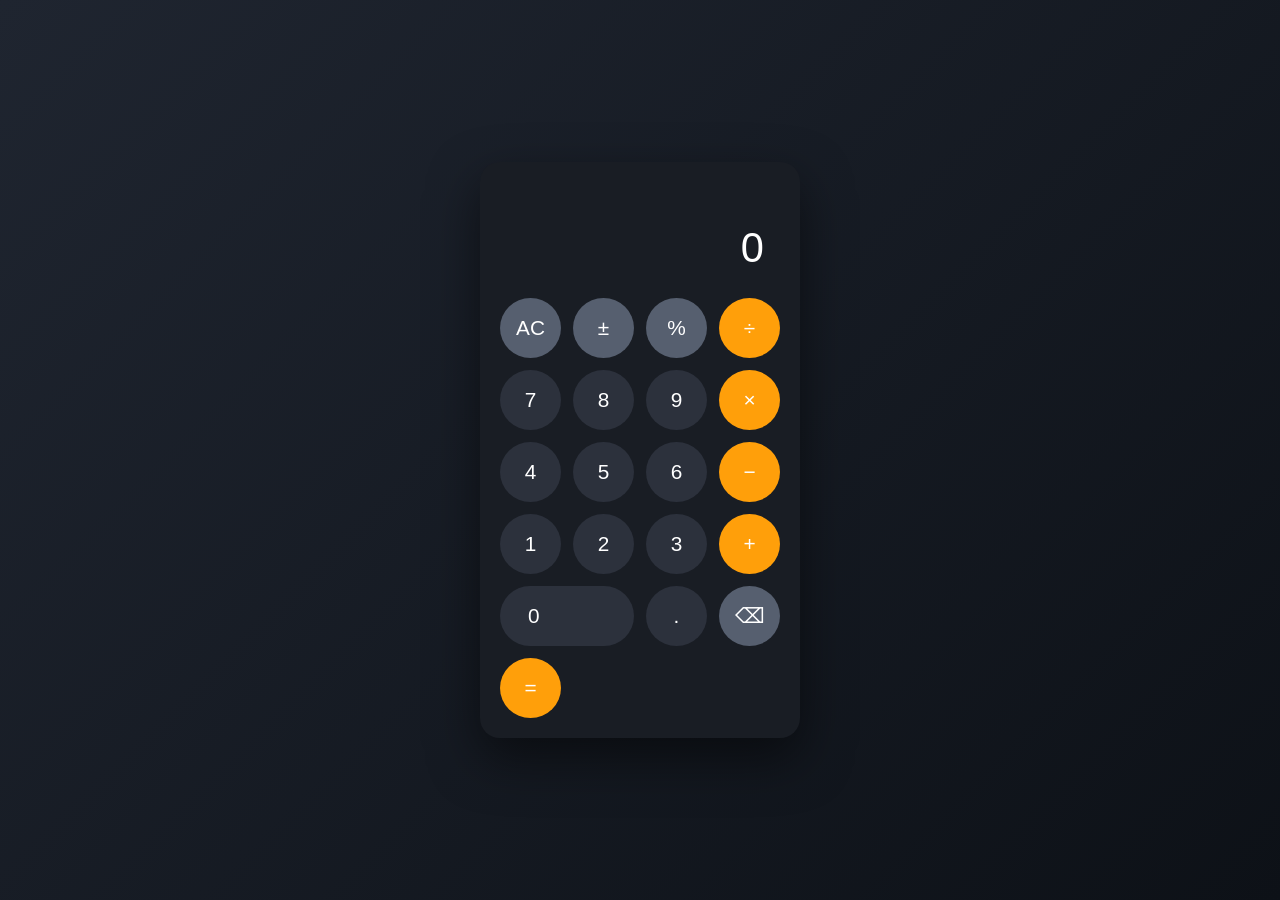
<file: index.html>
<!DOCTYPE html>
<html lang="en">
<head>
<meta charset="UTF-8">
<meta name="viewport" content="width=device-width, initial-scale=1.0">
<title>Calculator</title>
<link rel="stylesheet" href="style.css">
</head>
<body>
  <div class="calculator">
    <div class="display">
      <div class="expression" id="expression"></div>
      <div class="current" id="current">0</div>
    </div>
    <div class="buttons">
      <button class="btn function" data-action="clear">AC</button>
      <button class="btn function" data-action="negate">±</button>
      <button class="btn function" data-action="percent">%</button>
      <button class="btn operator" data-action="divide">÷</button>

      <button class="btn" data-number="7">7</button>
      <button class="btn" data-number="8">8</button>
      <button class="btn" data-number="9">9</button>
      <button class="btn operator" data-action="multiply">×</button>

      <button class="btn" data-number="4">4</button>
      <button class="btn" data-number="5">5</button>
      <button class="btn" data-number="6">6</button>
      <button class="btn operator" data-action="subtract">−</button>

      <button class="btn" data-number="1">1</button>
      <button class="btn" data-number="2">2</button>
      <button class="btn" data-number="3">3</button>
      <button class="btn operator" data-action="add">+</button>

      <button class="btn zero" data-number="0">0</button>
      <button class="btn" data-action="decimal">.</button>
      <button class="btn function" data-action="backspace">⌫</button>
      <button class="btn operator equals" data-action="equals">=</button>
    </div>
  </div>
  <script src="script.js"></script>
</body>
</html>
</file>
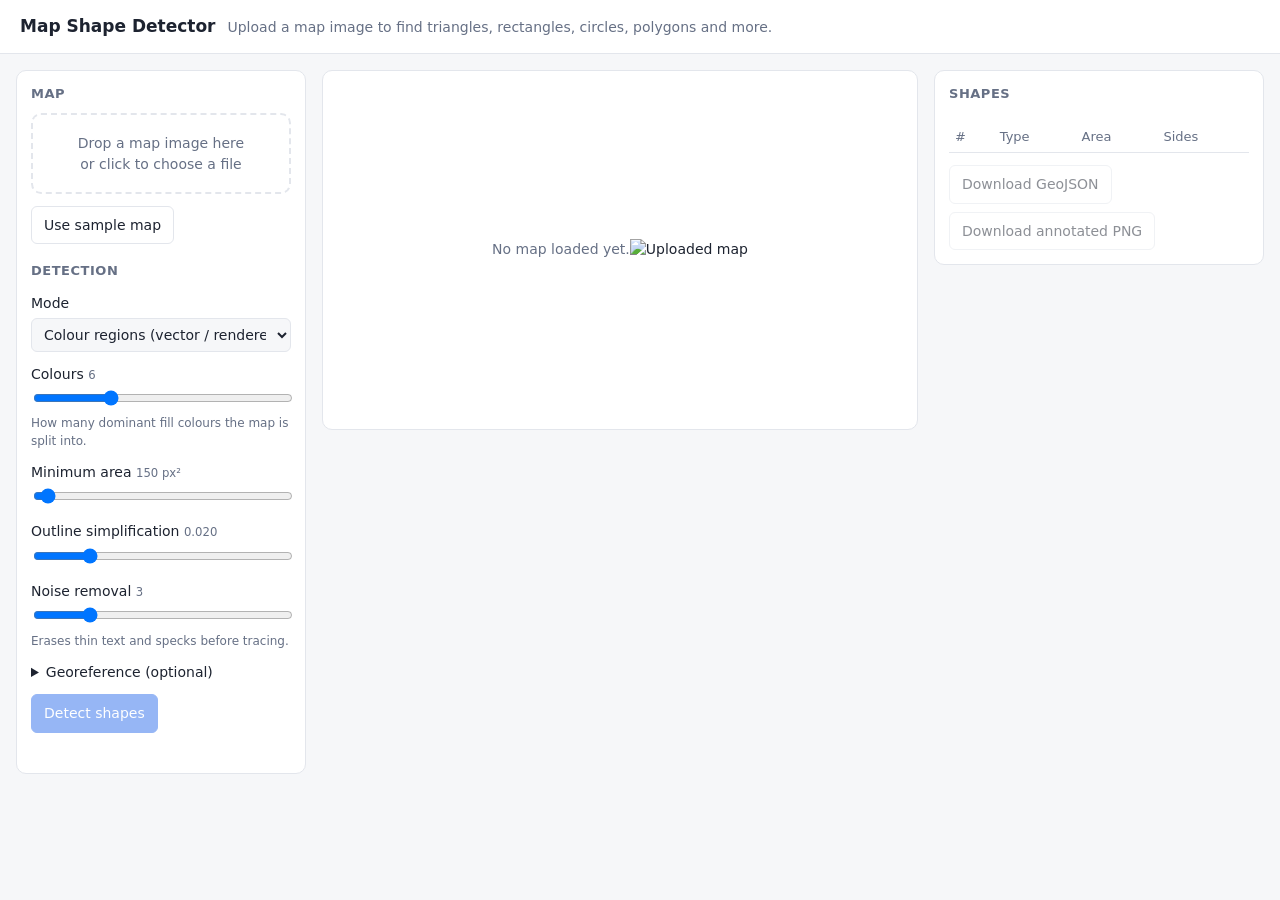
<file: mapshapes/static/index.html>
<!doctype html>
<html lang="en">
<head>
<meta charset="utf-8">
<meta name="viewport" content="width=device-width, initial-scale=1">
<title>Map Shape Detector</title>
<style>
  :root {
    --bg: #f6f7f9; --panel: #fff; --text: #1d2330; --muted: #667085;
    --border: #e3e6ec; --accent: #2f6fed; --accent-weak: #e8effd;
  }
  @media (prefers-color-scheme: dark) {
    :root {
      --bg: #12151b; --panel: #1b1f27; --text: #e7eaf0; --muted: #98a1b3;
      --border: #2c323d; --accent: #6b9bff; --accent-weak: #1f2a40;
    }
  }
  * { box-sizing: border-box; }
  body { margin: 0; font: 14px/1.45 system-ui, -apple-system, Segoe UI, sans-serif; background: var(--bg); color: var(--text); }
  header { padding: 14px 20px; border-bottom: 1px solid var(--border); background: var(--panel); display: flex; align-items: baseline; gap: 12px; flex-wrap: wrap; }
  header h1 { font-size: 17px; margin: 0; }
  header span { color: var(--muted); }
  main { display: grid; grid-template-columns: 290px 1fr 330px; gap: 16px; padding: 16px; align-items: start; }
  @media (max-width: 1100px) { main { grid-template-columns: 1fr; } }
  .panel { background: var(--panel); border: 1px solid var(--border); border-radius: 10px; padding: 14px; }
  .panel h2 { font-size: 13px; text-transform: uppercase; letter-spacing: .04em; color: var(--muted); margin: 0 0 10px; }
  label { display: block; margin: 12px 0 4px; font-weight: 500; }
  label small { color: var(--muted); font-weight: 400; }
  select, input[type=number], input[type=text] { width: 100%; padding: 7px 8px; border: 1px solid var(--border); border-radius: 6px; background: var(--bg); color: var(--text); font: inherit; }
  input[type=range] { width: 100%; }
  .row { display: flex; gap: 8px; align-items: center; }
  .hint { color: var(--muted); font-size: 12px; margin-top: 4px; }
  button { font: inherit; padding: 8px 12px; border-radius: 6px; border: 1px solid var(--border); background: var(--panel); color: var(--text); cursor: pointer; }
  button.primary { background: var(--accent); border-color: var(--accent); color: #fff; }
  button:disabled { opacity: .5; cursor: default; }
  .drop { border: 2px dashed var(--border); border-radius: 10px; padding: 18px; text-align: center; color: var(--muted); cursor: pointer; }
  .drop.over { border-color: var(--accent); background: var(--accent-weak); }
  .stage { position: relative; min-height: 360px; display: flex; align-items: center; justify-content: center; overflow: auto; }
  .stage .empty { color: var(--muted); }
  .canvas-wrap { position: relative; display: inline-block; max-width: 100%; }
  .canvas-wrap img { display: block; max-width: 100%; height: auto; }
  .canvas-wrap svg { position: absolute; inset: 0; width: 100%; height: 100%; }
  .canvas-wrap.picking { cursor: crosshair; }
  svg polygon { fill-opacity: .12; stroke-width: 2.5; vector-effect: non-scaling-stroke; cursor: pointer; }
  svg polygon.hl { fill-opacity: .4; stroke-width: 4; }
  svg polygon.dim { opacity: .15; }
  .swatch { width: 28px; height: 28px; border-radius: 6px; border: 1px solid var(--border); flex: none; }
  .chips { display: flex; flex-wrap: wrap; gap: 6px; margin-bottom: 10px; }
  .chip { border-radius: 999px; padding: 3px 10px; font-size: 12px; border: 1px solid var(--border); background: var(--bg); cursor: pointer; display: inline-flex; gap: 6px; align-items: center; }
  .chip.off { opacity: .45; }
  .chip i { width: 9px; height: 9px; border-radius: 50%; display: inline-block; }
  table { width: 100%; border-collapse: collapse; font-size: 13px; }
  th, td { text-align: left; padding: 5px 6px; border-bottom: 1px solid var(--border); }
  th { color: var(--muted); font-weight: 500; }
  td.num { text-align: right; font-variant-numeric: tabular-nums; }
  tr.hl td { background: var(--accent-weak); }
  .list { max-height: 520px; overflow: auto; }
  .status { color: var(--muted); font-size: 12px; min-height: 18px; margin-top: 8px; }
  .status.err { color: #d33; }
  .actions { display: flex; gap: 8px; flex-wrap: wrap; margin-top: 12px; }
  details summary { cursor: pointer; margin-top: 12px; font-weight: 500; }
</style>
</head>
<body>
<header>
  <h1>Map Shape Detector</h1>
  <span>Upload a map image to find triangles, rectangles, circles, polygons and more.</span>
</header>
<main>
  <section class="panel">
    <h2>Map</h2>
    <div class="drop" id="drop">Drop a map image here<br>or click to choose a file
      <input type="file" id="file" accept="image/*" hidden>
    </div>
    <div class="actions"><button id="sample">Use sample map</button></div>

    <h2 style="margin-top:18px">Detection</h2>
    <label for="mode">Mode</label>
    <select id="mode">
      <option value="regions">Colour regions (vector / rendered maps)</option>
      <option value="edges">Edges (line drawings, scans)</option>
      <option value="color">Single colour (click map to pick)</option>
    </select>

    <div id="regionsOpts">
      <label for="colors">Colours <small id="colorsVal">6</small></label>
      <input type="range" id="colors" min="2" max="16" value="6">
      <div class="hint">How many dominant fill colours the map is split into.</div>
    </div>

    <div id="colorOpts" hidden>
      <label>Target colour</label>
      <div class="row">
        <div class="swatch" id="swatch"></div>
        <input type="text" id="color" placeholder="#a0c8e6" value="">
      </div>
      <div class="hint">Click anywhere on the map to pick a colour.</div>
      <label for="tolerance">Tolerance <small id="toleranceVal">20</small></label>
      <input type="range" id="tolerance" min="2" max="80" value="20">
    </div>

    <label for="minArea">Minimum area <small id="minAreaVal">150 px²</small></label>
    <input type="range" id="minArea" min="0" max="5000" step="10" value="150">

    <label for="epsilon">Outline simplification <small id="epsilonVal">0.020</small></label>
    <input type="range" id="epsilon" min="0.005" max="0.08" step="0.001" value="0.02">

    <label for="denoise">Noise removal <small id="denoiseVal">3</small></label>
    <input type="range" id="denoise" min="0" max="15" value="3">
    <div class="hint">Erases thin text and specks before tracing.</div>

    <details>
      <summary>Georeference (optional)</summary>
      <div class="hint">Map edges in degrees. When set, the GeoJSON export uses longitude/latitude instead of pixels.</div>
      <div class="row" style="margin-top:6px">
        <input type="number" id="west" placeholder="West" step="any">
        <input type="number" id="east" placeholder="East" step="any">
      </div>
      <div class="row" style="margin-top:6px">
        <input type="number" id="south" placeholder="South" step="any">
        <input type="number" id="north" placeholder="North" step="any">
      </div>
    </details>

    <div class="actions">
      <button class="primary" id="run" disabled>Detect shapes</button>
    </div>
    <div class="status" id="status"></div>
  </section>

  <section class="panel stage" id="stage">
    <div class="empty" id="empty">No map loaded yet.</div>
    <div class="canvas-wrap" id="wrap" hidden>
      <img id="img" alt="Uploaded map">
      <svg id="overlay" preserveAspectRatio="none"></svg>
    </div>
  </section>

  <section class="panel">
    <h2>Shapes <span id="count"></span></h2>
    <div class="chips" id="chips"></div>
    <div class="list">
      <table>
        <thead><tr><th>#</th><th>Type</th><th class="num">Area</th><th class="num">Sides</th></tr></thead>
        <tbody id="rows"></tbody>
      </table>
    </div>
    <div class="actions">
      <button id="dlGeo" disabled>Download GeoJSON</button>
      <button id="dlPng" disabled>Download annotated PNG</button>
    </div>
  </section>
</main>

<script>
const $ = id => document.getElementById(id);
let file = null, result = null, hidden = new Set(), timer = null;

function setStatus(msg, err = false) { $('status').textContent = msg; $('status').className = 'status' + (err ? ' err' : ''); }

function loadFile(f) {
  file = f;
  $('img').src = URL.createObjectURL(f);
  $('wrap').hidden = false; $('empty').hidden = true; $('run').disabled = false;
  $('img').onload = () => detect();
}

$('drop').onclick = () => $('file').click();
$('file').onchange = e => e.target.files[0] && loadFile(e.target.files[0]);
['dragover', 'dragenter'].forEach(ev => $('drop').addEventListener(ev, e => { e.preventDefault(); $('drop').classList.add('over'); }));
['dragleave', 'drop'].forEach(ev => $('drop').addEventListener(ev, e => { e.preventDefault(); $('drop').classList.remove('over'); }));
$('drop').addEventListener('drop', e => e.dataTransfer.files[0] && loadFile(e.dataTransfer.files[0]));
$('sample').onclick = async () => {
  const r = await fetch('/static/sample_map.png');
  loadFile(new File([await r.blob()], 'sample_map.png', { type: 'image/png' }));
};

function syncLabels() {
  $('colorsVal').textContent = $('colors').value;
  $('toleranceVal').textContent = $('tolerance').value;
  $('minAreaVal').textContent = $('minArea').value + ' px²';
  $('epsilonVal').textContent = Number($('epsilon').value).toFixed(3);
  $('denoiseVal').textContent = $('denoise').value;
  const mode = $('mode').value;
  $('regionsOpts').hidden = mode !== 'regions';
  $('colorOpts').hidden = mode !== 'color';
  $('wrap').classList.toggle('picking', mode === 'color');
  $('swatch').style.background = $('color').value || 'transparent';
}
document.querySelectorAll('select, input').forEach(el => el.addEventListener('input', () => {
  syncLabels();
  if (file && el.type !== 'file') { clearTimeout(timer); timer = setTimeout(detect, 350); }
}));
syncLabels();

// Colour picking: sample the clicked pixel from the original image.
$('wrap').addEventListener('click', e => {
  if ($('mode').value !== 'color') return;
  const img = $('img'), rect = img.getBoundingClientRect();
  const x = Math.floor((e.clientX - rect.left) * img.naturalWidth / rect.width);
  const y = Math.floor((e.clientY - rect.top) * img.naturalHeight / rect.height);
  const c = document.createElement('canvas'); c.width = img.naturalWidth; c.height = img.naturalHeight;
  const ctx = c.getContext('2d'); ctx.drawImage(img, 0, 0);
  const [r, g, b] = ctx.getImageData(x, y, 1, 1).data;
  $('color').value = '#' + [r, g, b].map(v => v.toString(16).padStart(2, '0')).join('');
  syncLabels(); detect();
});

async function detect() {
  if (!file) return;
  const mode = $('mode').value;
  if (mode === 'color' && !/^#[0-9a-f]{6}$/i.test($('color').value)) {
    setStatus('Click the map to pick a colour first.'); return;
  }
  const fd = new FormData();
  fd.append('image', file);
  fd.append('mode', mode);
  fd.append('colors', $('colors').value);
  fd.append('min_area', $('minArea').value);
  fd.append('epsilon', $('epsilon').value);
  fd.append('denoise', $('denoise').value);
  fd.append('tolerance', $('tolerance').value);
  if (mode === 'color') fd.append('color', $('color').value);
  const b = ['west', 'south', 'east', 'north'].map(k => $(k).value);
  if (b.every(v => v !== '')) fd.append('bounds', JSON.stringify(b.map(Number)));

  setStatus('Detecting…'); $('run').disabled = true;
  try {
    const r = await fetch('/api/detect', { method: 'POST', body: fd });
    const data = await r.json();
    if (!r.ok) throw new Error(data.error || r.statusText);
    result = data; render();
    setStatus(`Found ${data.shapes.length} shapes` + (data.scale < 1 ? ` (map downscaled to ${data.width}×${data.height})` : '') + '.');
  } catch (err) {
    setStatus('Error: ' + err.message, true);
  } finally { $('run').disabled = false; }
}
$('run').onclick = detect;

function render() {
  const { width, height, shapes, summary } = result;
  const svg = $('overlay');
  svg.setAttribute('viewBox', `0 0 ${width} ${height}`);
  svg.innerHTML = '';
  $('rows').innerHTML = '';
  for (const s of shapes) {
    if (hidden.has(s.type.split(' ')[0])) continue;
    const p = document.createElementNS('http://www.w3.org/2000/svg', 'polygon');
    p.setAttribute('points', s.polygon.map(pt => pt.join(',')).join(' '));
    p.setAttribute('stroke', s.draw_color); p.setAttribute('fill', s.draw_color);
    p.dataset.id = s.id;
    const title = document.createElementNS('http://www.w3.org/2000/svg', 'title');
    title.textContent = `#${s.id} ${s.type} — area ${Math.round(s.area)} px²`;
    p.appendChild(title);
    svg.appendChild(p);

    const tr = document.createElement('tr');
    tr.dataset.id = s.id;
    tr.innerHTML = `<td>${s.id}</td><td><span style="color:${s.draw_color}">●</span> ${s.type}</td><td class="num">${Math.round(s.area).toLocaleString()}</td><td class="num">${s.vertices}</td>`;
    $('rows').appendChild(tr);
  }
  $('count').textContent = `(${shapes.length})`;
  $('chips').innerHTML = '';
  for (const [type, n] of Object.entries(summary)) {
    const color = shapes.find(s => s.type.split(' ')[0] === type).draw_color;
    const chip = document.createElement('span');
    chip.className = 'chip' + (hidden.has(type) ? ' off' : '');
    chip.innerHTML = `<i style="background:${color}"></i>${type} · ${n}`;
    chip.onclick = () => { hidden.has(type) ? hidden.delete(type) : hidden.add(type); render(); };
    $('chips').appendChild(chip);
  }
  $('dlGeo').disabled = $('dlPng').disabled = false;
}

function highlight(id) {
  document.querySelectorAll('#overlay polygon').forEach(p => {
    p.classList.toggle('hl', id !== null && p.dataset.id === id);
    p.classList.toggle('dim', id !== null && p.dataset.id !== id);
  });
  document.querySelectorAll('#rows tr').forEach(tr => tr.classList.toggle('hl', tr.dataset.id === id));
}
$('overlay').addEventListener('mouseover', e => e.target.dataset.id && highlight(e.target.dataset.id));
$('overlay').addEventListener('mouseout', () => highlight(null));
$('rows').addEventListener('mouseover', e => { const tr = e.target.closest('tr'); tr && highlight(tr.dataset.id); });
$('rows').addEventListener('mouseout', () => highlight(null));

function download(name, href) { const a = document.createElement('a'); a.href = href; a.download = name; a.click(); }
$('dlGeo').onclick = () => download('shapes.geojson',
  URL.createObjectURL(new Blob([JSON.stringify(result.geojson, null, 2)], { type: 'application/geo+json' })));
$('dlPng').onclick = () => download('shapes.png', result.annotated);
</script>
</body>
</html>
</file>
<file: style.css>
* {
  box-sizing: border-box;
}

body {
  margin: 0;
  min-height: 100vh;
  display: flex;
  align-items: center;
  justify-content: center;
  background: linear-gradient(135deg, #1f2530, #0d1117);
  font-family: -apple-system, BlinkMacSystemFont, "Segoe UI", Roboto, Helvetica, Arial, sans-serif;
}

.calculator {
  width: 320px;
  max-width: 92vw;
  background: #191d24;
  border-radius: 20px;
  padding: 20px;
  box-shadow: 0 20px 50px rgba(0, 0, 0, 0.5);
}

.display {
  color: #fff;
  text-align: right;
  padding: 24px 16px 12px;
  min-height: 90px;
  display: flex;
  flex-direction: column;
  justify-content: flex-end;
  word-wrap: break-word;
  word-break: break-all;
}

.expression {
  font-size: 1rem;
  color: #8b93a1;
  min-height: 1.2em;
}

.current {
  font-size: 2.6rem;
  font-weight: 500;
  line-height: 1.1;
}

.buttons {
  display: grid;
  grid-template-columns: repeat(4, 1fr);
  gap: 12px;
  margin-top: 16px;
}

.btn {
  border: none;
  border-radius: 50%;
  background: #2c313c;
  color: #fff;
  font-size: 1.3rem;
  padding: 18px 0;
  cursor: pointer;
  transition: filter 0.15s ease, transform 0.05s ease;
}

.btn:hover {
  filter: brightness(1.15);
}

.btn:active {
  transform: scale(0.94);
}

.btn.function {
  background: #565f6f;
}

.btn.operator {
  background: #ff9f0a;
}

.btn.equals {
  background: #ff9f0a;
}

.btn.zero {
  grid-column: span 2;
  border-radius: 30px;
  text-align: left;
  padding-left: 28px;
}
</file>
